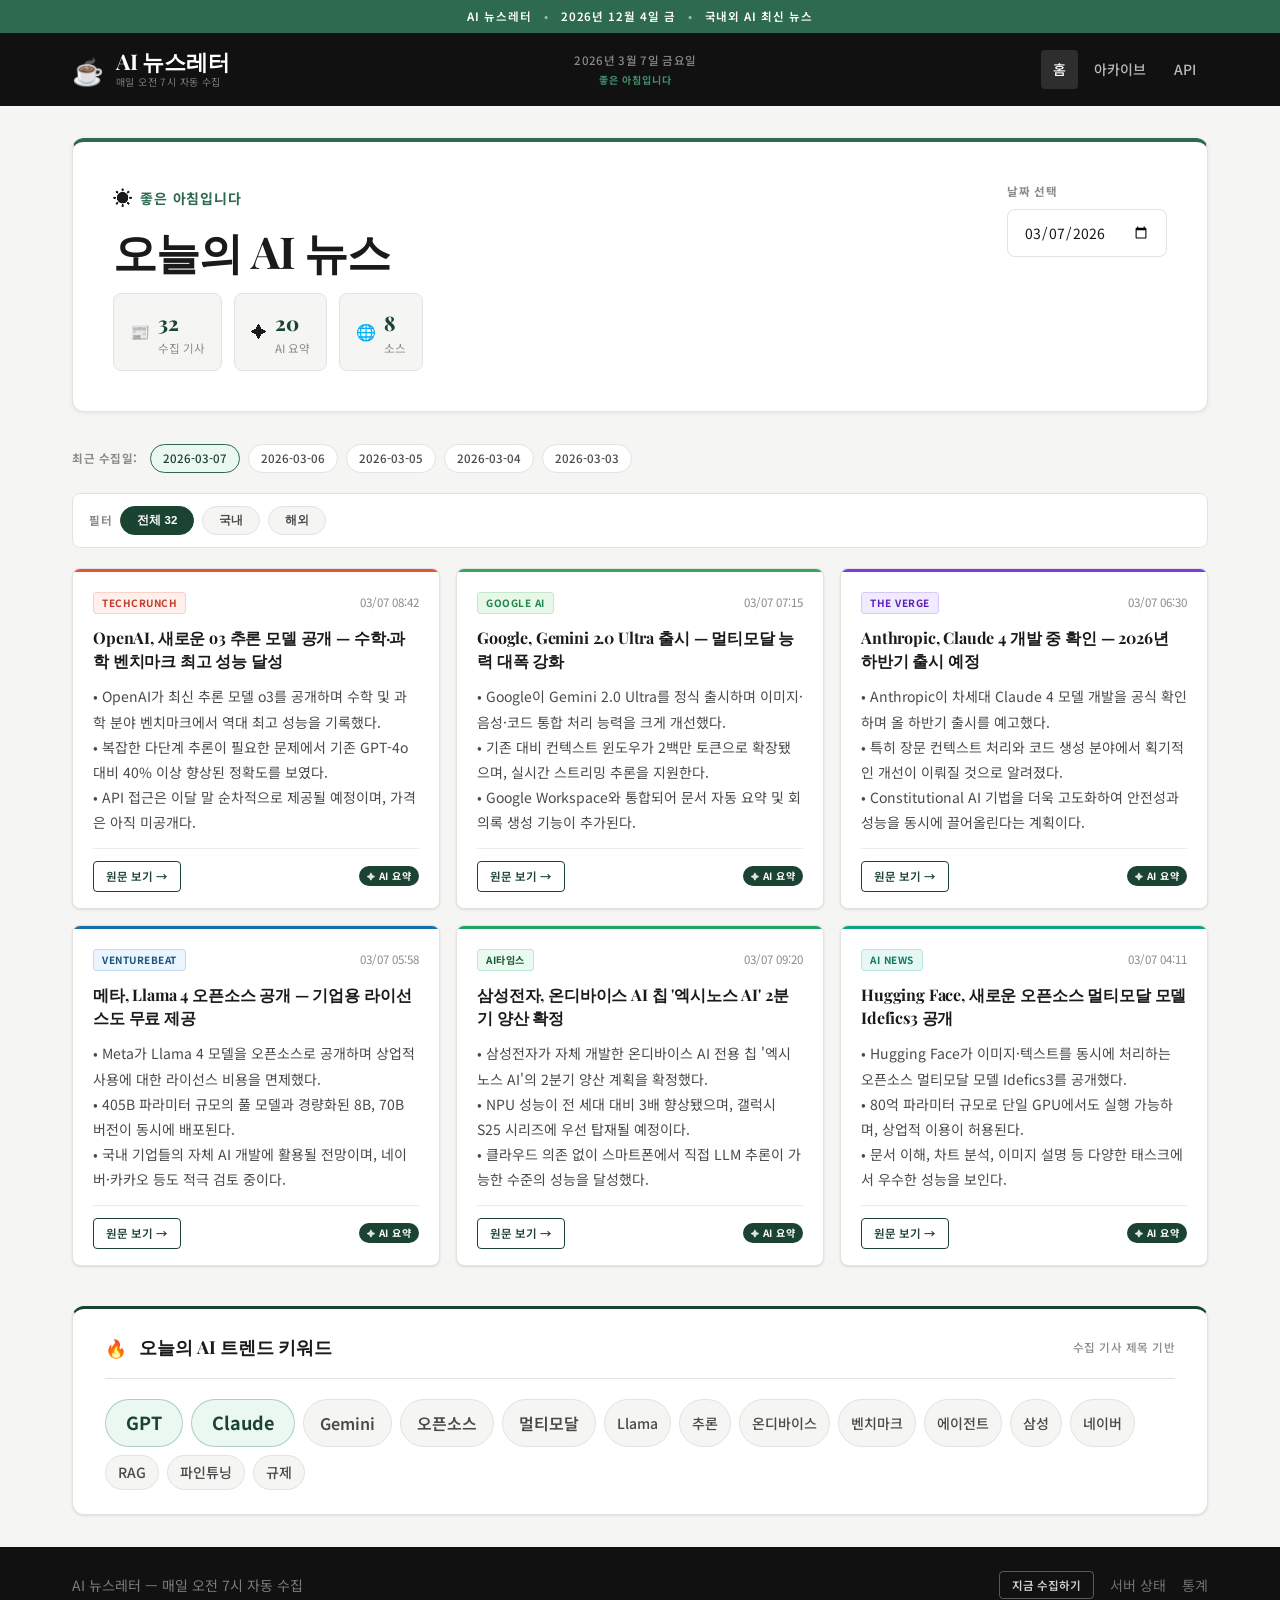
<file: Newsletter_AI.html>
<!DOCTYPE html>
<html lang="ko">
<head>
    <meta charset="UTF-8">
    <meta name="viewport" content="width=device-width, initial-scale=1.0">
    <title>AI 뉴스레터 — 오늘의 AI 뉴스 (Morning Brew 스타일 프리뷰)</title>
    <link rel="preconnect" href="https://fonts.googleapis.com">
    <link rel="preconnect" href="https://fonts.gstatic.com" crossorigin>
    <link href="https://fonts.googleapis.com/css2?family=Noto+Sans+KR:wght@300;400;500;600;700&family=Inter:wght@300;400;500;600;700&family=Playfair+Display:wght@700;800&display=swap" rel="stylesheet">
    <style>
:root {
    --color-bg:           #f5f5f3;
    --color-surface:      #ffffff;
    --color-surface-alt:  #f9f9f7;
    --color-border:       #e2e2de;
    --color-border-light: #ebebeb;
    --color-primary:      #2d6a4f;
    --color-primary-dark: #1b4332;
    --color-primary-light:#40916c;
    --color-primary-bg:   #ebf7f1;
    --color-text:         #1a1a1a;
    --color-text-sub:     #4a4a4a;
    --color-text-muted:   #8a8a8a;
    --color-header-bg:    #111111;
    --color-edition-bg:   #2d6a4f;
    --src-techcrunch:   #e8523a;
    --src-venturebeat:  #1a6faa;
    --src-verge:        #7c3aed;
    --src-google:       #34a853;
    --src-aitimes:      #1da462;
    --src-openai:       #10a37f;
    --src-anthropic:    #c96442;
    --src-default:      #2d6a4f;
    --font-sans:    'Noto Sans KR', 'Inter', -apple-system, sans-serif;
    --font-serif:   'Playfair Display', 'Georgia', serif;
    --font-size-xs: 0.72rem;
    --font-size-sm: 0.875rem;
    --font-size-md: 1rem;
    --font-size-lg: 1.125rem;
    --font-size-xl: 1.25rem;
    --font-size-2xl:1.5rem;
    --font-size-3xl:2rem;
    --font-size-4xl:2.75rem;
    --space-1: 0.25rem; --space-2: 0.5rem; --space-3: 0.75rem;
    --space-4: 1rem; --space-5: 1.25rem; --space-6: 1.5rem;
    --space-8: 2rem; --space-10: 2.5rem; --space-12: 3rem;
    --radius-sm: 4px; --radius-md: 8px; --radius-lg: 12px; --radius-full: 9999px;
    --shadow-paper: 0 1px 3px rgba(0,0,0,0.07), 0 1px 2px rgba(0,0,0,0.04);
    --shadow-sm:    0 1px 4px rgba(0,0,0,0.08);
    --shadow-md:    0 4px 16px rgba(0,0,0,0.10);
    --shadow-hover: 0 10px 32px rgba(0,0,0,0.15);
    --transition:      all 0.2s ease;
    --transition-slow: all 0.32s ease;
}

*, *::before, *::after { box-sizing: border-box; margin: 0; padding: 0; }
html { font-size: 16px; scroll-behavior: smooth; }
body {
    font-family: var(--font-sans);
    font-size: var(--font-size-md);
    color: var(--color-text);
    background-color: var(--color-bg);
    line-height: 1.65;
    min-height: 100vh;
    display: flex;
    flex-direction: column;
}
a { color: var(--color-primary); text-decoration: none; transition: var(--transition); }
a:hover { color: var(--color-primary-dark); }

.container { width: 100%; max-width: 1200px; margin: 0 auto; padding: 0 2rem; }

/* ── 에디션 바 ── */
.edition-bar {
    background: var(--color-edition-bg);
    color: #fff;
    padding: 7px 1rem;
    font-size: var(--font-size-xs);
    font-weight: 600;
    letter-spacing: 0.08em;
    text-transform: uppercase;
    text-align: center;
}
.edition-bar-inner { display: flex; align-items: center; justify-content: center; gap: 0.75rem; }
.edition-sep { opacity: 0.5; }

/* ── 헤더 ── */
.site-header {
    background: var(--color-header-bg);
    position: sticky;
    top: 0;
    z-index: 100;
}
.header-inner {
    display: flex;
    align-items: center;
    justify-content: space-between;
    gap: 1rem;
    padding: 1rem 0;
}
.header-dateline { display: flex; flex-direction: column; align-items: center; gap: 2px; }
.header-date { font-size: var(--font-size-xs); font-weight: 500; color: rgba(255,255,255,0.5); letter-spacing: 0.03em; }
.header-greeting { font-size: 10px; color: var(--color-primary-light); font-weight: 700; letter-spacing: 0.08em; text-transform: uppercase; }

.logo { display: flex; align-items: center; gap: 0.75rem; color: #fff; }
.logo:hover { color: #fff; opacity: 0.88; }
.logo-icon { font-size: 1.6rem; line-height: 1; }
.logo-text { display: flex; flex-direction: column; }
.logo-title { font-family: var(--font-serif); font-size: 1.35rem; font-weight: 700; color: #fff; line-height: 1.15; letter-spacing: -0.01em; }
.logo-subtitle { font-size: 10px; color: rgba(255,255,255,0.45); font-weight: 400; letter-spacing: 0.04em; text-transform: uppercase; }

.header-nav { display: flex; gap: 0.25rem; align-items: center; }
.nav-link { padding: 0.5rem 0.75rem; border-radius: var(--radius-sm); font-size: var(--font-size-sm); font-weight: 500; color: rgba(255,255,255,0.7); transition: var(--transition); }
.nav-link:hover { color: #fff; background: rgba(255,255,255,0.1); }
.nav-link.active { color: #fff; background: rgba(255,255,255,0.12); }

/* ── 메인 ── */
.site-main { flex: 1; padding: 2rem 0; }

/* ── 히어로 ── */
.page-hero {
    display: flex;
    align-items: flex-start;
    justify-content: space-between;
    gap: 1.5rem;
    margin-bottom: 2rem;
    padding: 2.5rem;
    background: var(--color-surface);
    border: 1px solid var(--color-border);
    border-radius: var(--radius-lg);
    border-top: 4px solid var(--color-primary);
    box-shadow: var(--shadow-sm);
}
.hero-content { flex: 1; min-width: 0; }
.hero-greeting { display: flex; align-items: center; gap: 0.5rem; margin-bottom: 0.75rem; }
.hero-weather-emoji { font-size: 1.2rem; }
.hero-greeting-text { font-size: var(--font-size-sm); font-weight: 700; color: var(--color-primary); letter-spacing: 0.06em; text-transform: uppercase; }
.hero-title { font-family: var(--font-serif); font-size: var(--font-size-4xl); font-weight: 700; color: var(--color-text); line-height: 1.15; letter-spacing: -0.02em; margin-bottom: 1rem; }
.hero-stats { display: flex; gap: 0.75rem; flex-wrap: wrap; }
.stat-item { display: flex; align-items: center; gap: 0.5rem; background: var(--color-bg); border: 1px solid var(--color-border); border-radius: var(--radius-md); padding: 0.75rem 1rem; }
.stat-icon { font-size: 1rem; }
.stat-value { font-size: var(--font-size-xl); font-weight: 800; color: var(--color-primary-dark); font-family: var(--font-serif); }
.stat-label { font-size: var(--font-size-xs); color: var(--color-text-muted); }

.date-picker-wrapper { display: flex; flex-direction: column; gap: 0.5rem; min-width: 160px; flex-shrink: 0; }
.date-label { font-size: var(--font-size-xs); font-weight: 700; color: var(--color-text-muted); text-transform: uppercase; letter-spacing: 0.06em; }
.date-picker { padding: 0.75rem 1rem; border: 1.5px solid var(--color-border); border-radius: var(--radius-md); font-family: var(--font-sans); font-size: var(--font-size-sm); color: var(--color-text); background: var(--color-surface); cursor: pointer; outline: none; }

/* ── 날짜 칩 ── */
.date-nav { display: flex; align-items: center; gap: 0.75rem; margin-bottom: 1.25rem; flex-wrap: wrap; }
.date-nav-label { font-size: var(--font-size-xs); color: var(--color-text-muted); font-weight: 700; letter-spacing: 0.05em; text-transform: uppercase; white-space: nowrap; }
.date-chips { display: flex; gap: 0.5rem; flex-wrap: wrap; }
.date-chip { padding: 0.25rem 0.75rem; border: 1.5px solid var(--color-border); border-radius: var(--radius-full); font-size: var(--font-size-xs); font-weight: 500; color: var(--color-text-sub); background: var(--color-surface); }
.date-chip.active { border-color: var(--color-primary); color: var(--color-primary-dark); background: var(--color-primary-bg); }

/* ── 필터 바 ── */
.filter-bar {
    display: flex; align-items: center; gap: 0.5rem; margin-bottom: 1.25rem; flex-wrap: wrap;
    padding: 0.75rem 1rem; background: var(--color-surface); border: 1px solid var(--color-border); border-radius: var(--radius-md);
}
.filter-label { font-size: var(--font-size-xs); font-weight: 700; color: var(--color-text-muted); text-transform: uppercase; letter-spacing: 0.06em; white-space: nowrap; }
.filter-btn { padding: 6px 1rem; border: 1.5px solid var(--color-border); border-radius: var(--radius-full); font-size: var(--font-size-xs); font-weight: 600; color: var(--color-text-sub); background: var(--color-bg); cursor: pointer; transition: var(--transition); }
.filter-btn.active { background: var(--color-primary-dark); border-color: var(--color-primary-dark); color: white; }

/* ── 뉴스 그리드 ── */
.news-grid { display: grid; grid-template-columns: repeat(3, 1fr); gap: 1rem; }

/* ── 뉴스 카드 ── */
.news-card {
    background: var(--color-surface); border: 1px solid var(--color-border); border-radius: var(--radius-md);
    box-shadow: var(--shadow-paper); display: flex; flex-direction: column; transition: var(--transition-slow); overflow: hidden;
}
.news-card:hover { box-shadow: var(--shadow-hover); transform: translateY(-3px); }

.card-colorbar { height: 3px; width: 100%; background: var(--src-default); flex-shrink: 0; }
.card-colorbar.src-techcrunch  { background: var(--src-techcrunch); }
.card-colorbar.src-venturebeat { background: var(--src-venturebeat); }
.card-colorbar.src-verge       { background: var(--src-verge); }
.card-colorbar.src-google      { background: var(--src-google); }
.card-colorbar.src-aitimes     { background: var(--src-aitimes); }
.card-colorbar.src-openai      { background: var(--src-openai); }

.card-body { padding: 1.25rem 1.25rem 1rem; display: flex; flex-direction: column; gap: 0.75rem; flex: 1; }
.card-header { display: flex; align-items: center; justify-content: space-between; gap: 0.5rem; }
.card-time { font-size: var(--font-size-xs); color: var(--color-text-muted); white-space: nowrap; flex-shrink: 0; }
.card-title { font-family: var(--font-serif); font-size: var(--font-size-md); font-weight: 700; line-height: 1.45; color: var(--color-text); letter-spacing: -0.01em; }
.card-title a { color: inherit; display: -webkit-box; -webkit-line-clamp: 3; -webkit-box-orient: vertical; overflow: hidden; }
.card-title a:hover { color: var(--color-primary); }
.card-summary { flex: 1; }
.summary-text { font-size: var(--font-size-sm); color: var(--color-text-sub); line-height: 1.8; }
.summary-empty { font-size: var(--font-size-sm); color: var(--color-text-muted); font-style: italic; }
.card-footer { display: flex; align-items: center; justify-content: space-between; gap: 0.5rem; padding-top: 0.75rem; border-top: 1px solid var(--color-border-light); margin-top: auto; }

/* ── 소스 뱃지 ── */
.source-badge { display: inline-flex; align-items: center; padding: 2px 0.5rem; border-radius: var(--radius-sm); font-size: 10px; font-weight: 700; letter-spacing: 0.05em; text-transform: uppercase; background: var(--color-primary-bg); color: var(--color-primary-dark); border: 1px solid rgba(45,106,79,0.2); max-width: 160px; overflow: hidden; text-overflow: ellipsis; white-space: nowrap; }
.source-badge.src-techcrunch  { background: #fff0eb; color: #c0392b; border-color: rgba(232,82,58,0.2); }
.source-badge.src-venturebeat { background: #ebf5ff; color: #1a5276; border-color: rgba(26,111,170,0.2); }
.source-badge.src-verge       { background: #f0ebff; color: #5b21b6; border-color: rgba(124,58,237,0.2); }
.source-badge.src-google      { background: #e8f8e8; color: #1e8449; border-color: rgba(52,168,83,0.2); }
.source-badge.src-aitimes     { background: #eafaf1; color: #1a5632; border-color: rgba(29,164,98,0.2); }
.source-badge.src-openai      { background: #e6f7f4; color: #0d7a5f; border-color: rgba(16,163,127,0.2); }

/* ── AI 뱃지 ── */
.ai-badge { display: inline-flex; align-items: center; gap: 3px; padding: 2px 0.5rem; border-radius: var(--radius-full); font-size: 10px; font-weight: 700; background: var(--color-primary-dark); color: white; letter-spacing: 0.05em; text-transform: uppercase; }
.ai-badge::before { content: '✦'; font-size: 8px; opacity: 0.85; }

/* ── 버튼 ── */
.btn { display: inline-flex; align-items: center; justify-content: center; gap: 0.5rem; padding: 0.5rem 1rem; border-radius: var(--radius-sm); font-family: var(--font-sans); font-size: var(--font-size-sm); font-weight: 600; cursor: pointer; transition: var(--transition); border: 1.5px solid transparent; text-decoration: none; white-space: nowrap; }
.btn-primary { background: var(--color-primary-dark); color: white; border-color: var(--color-primary-dark); }
.btn-primary:hover { background: #152d23; color: white; box-shadow: 0 4px 14px rgba(27,67,50,0.35); }
.btn-outline { background: transparent; color: var(--color-primary-dark); border-color: var(--color-primary-dark); }
.btn-outline:hover { background: var(--color-primary-bg); }
.btn-sm { padding: 5px 0.75rem; font-size: var(--font-size-xs); }

/* ── 키워드 섹션 ── */
.keywords-section { margin-top: 2.5rem; padding: 1.5rem 2rem; background: var(--color-surface); border: 1px solid var(--color-border); border-top: 3px solid var(--color-primary-dark); border-radius: var(--radius-lg); box-shadow: var(--shadow-paper); }
.keywords-header { display: flex; align-items: center; gap: 0.75rem; margin-bottom: 1.25rem; padding-bottom: 1rem; border-bottom: 1px solid var(--color-border); }
.keywords-icon { font-size: 1.1rem; }
.keywords-title { font-family: var(--font-serif); font-size: var(--font-size-lg); font-weight: 700; color: var(--color-text); }
.keywords-subtitle { font-size: var(--font-size-xs); color: var(--color-text-muted); margin-left: auto; font-weight: 500; text-transform: uppercase; letter-spacing: 0.04em; }
.keyword-tags { display: flex; flex-wrap: wrap; gap: 0.5rem; }
.keyword-tag { display: inline-flex; align-items: center; padding: 5px 0.75rem; background: var(--color-bg); border: 1.5px solid var(--color-border); border-radius: var(--radius-full); font-size: var(--font-size-sm); font-weight: 500; color: var(--color-text-sub); cursor: default; transition: var(--transition); }
.keyword-tag:hover { background: var(--color-primary-dark); color: white; border-color: var(--color-primary-dark); transform: translateY(-1px); }
.keyword-tag.kw-lg { font-size: var(--font-size-md); font-weight: 600; padding: 0.5rem 1rem; }
.keyword-tag.kw-xl { font-size: var(--font-size-lg); font-weight: 700; padding: 0.5rem 1.25rem; background: var(--color-primary-bg); border-color: rgba(45,106,79,0.3); color: var(--color-primary-dark); }

/* ── 푸터 ── */
.site-footer { background: var(--color-header-bg); padding: 1.5rem 0; margin-top: auto; }
.footer-inner { display: flex; align-items: center; justify-content: space-between; gap: 1rem; flex-wrap: wrap; }
.footer-text { font-size: var(--font-size-sm); color: rgba(255,255,255,0.45); }
.footer-actions { display: flex; align-items: center; gap: 1rem; }
.footer-link { font-size: var(--font-size-sm); color: rgba(255,255,255,0.4); }
.footer-link:hover { color: rgba(255,255,255,0.8); }
.site-footer .btn-outline { color: rgba(255,255,255,0.8); border-color: rgba(255,255,255,0.3); }
.site-footer .btn-outline:hover { background: rgba(255,255,255,0.1); border-color: rgba(255,255,255,0.55); color: #fff; }
    </style>
</head>
<body>

<!-- 에디션 바 -->
<div class="edition-bar">
    <div class="edition-bar-inner">
        <span>AI 뉴스레터</span>
        <span class="edition-sep">•</span>
        <span id="editionDate">2026년 3월 7일 (금)</span>
        <span class="edition-sep">•</span>
        <span>국내외 AI 최신 뉴스</span>
    </div>
</div>

<!-- 헤더 -->
<header class="site-header">
    <div class="container">
        <div class="header-inner">
            <a href="#" class="logo">
                <span class="logo-icon">☕</span>
                <div class="logo-text">
                    <span class="logo-title">AI 뉴스레터</span>
                    <span class="logo-subtitle">매일 오전 7시 자동 수집</span>
                </div>
            </a>
            <div class="header-dateline">
                <span class="header-date">2026년 3월 7일 금요일</span>
                <span class="header-greeting">좋은 아침입니다</span>
            </div>
            <nav class="header-nav">
                <a href="#" class="nav-link active">홈</a>
                <a href="#" class="nav-link">아카이브</a>
                <a href="#" class="nav-link">API</a>
            </nav>
        </div>
    </div>
</header>

<!-- 메인 -->
<main class="site-main">
    <div class="container">

        <!-- 히어로 -->
        <section class="page-hero">
            <div class="hero-content">
                <div class="hero-greeting">
                    <span class="hero-weather-emoji">☀️</span>
                    <span class="hero-greeting-text">좋은 아침입니다</span>
                </div>
                <h1 class="hero-title">오늘의 AI 뉴스</h1>
                <div class="hero-stats">
                    <div class="stat-item">
                        <span class="stat-icon">📰</span>
                        <div>
                            <div class="stat-value">32</div>
                            <div class="stat-label">수집 기사</div>
                        </div>
                    </div>
                    <div class="stat-item">
                        <span class="stat-icon">✦</span>
                        <div>
                            <div class="stat-value">20</div>
                            <div class="stat-label">AI 요약</div>
                        </div>
                    </div>
                    <div class="stat-item">
                        <span class="stat-icon">🌐</span>
                        <div>
                            <div class="stat-value">8</div>
                            <div class="stat-label">소스</div>
                        </div>
                    </div>
                </div>
            </div>
            <div class="date-picker-wrapper">
                <label class="date-label">날짜 선택</label>
                <input type="date" class="date-picker" value="2026-03-07">
            </div>
        </section>

        <!-- 날짜 칩 -->
        <nav class="date-nav">
            <span class="date-nav-label">최근 수집일:</span>
            <div class="date-chips">
                <a href="#" class="date-chip active">2026-03-07</a>
                <a href="#" class="date-chip">2026-03-06</a>
                <a href="#" class="date-chip">2026-03-05</a>
                <a href="#" class="date-chip">2026-03-04</a>
                <a href="#" class="date-chip">2026-03-03</a>
            </div>
        </nav>

        <!-- 필터 바 -->
        <div class="filter-bar">
            <span class="filter-label">필터</span>
            <button class="filter-btn active">전체 32</button>
            <button class="filter-btn">국내</button>
            <button class="filter-btn">해외</button>
        </div>

        <!-- 뉴스 그리드 -->
        <section class="news-grid">

            <!-- 카드 1 -->
            <article class="news-card">
                <div class="card-colorbar src-techcrunch"></div>
                <div class="card-body">
                    <div class="card-header">
                        <span class="source-badge src-techcrunch">TechCrunch</span>
                        <time class="card-time">03/07 08:42</time>
                    </div>
                    <h2 class="card-title">
                        <a href="#">OpenAI, 새로운 o3 추론 모델 공개 — 수학·과학 벤치마크 최고 성능 달성</a>
                    </h2>
                    <div class="card-summary">
                        <p class="summary-text">• OpenAI가 최신 추론 모델 o3를 공개하며 수학 및 과학 분야 벤치마크에서 역대 최고 성능을 기록했다.<br>• 복잡한 다단계 추론이 필요한 문제에서 기존 GPT-4o 대비 40% 이상 향상된 정확도를 보였다.<br>• API 접근은 이달 말 순차적으로 제공될 예정이며, 가격은 아직 미공개다.</p>
                    </div>
                    <div class="card-footer">
                        <a href="#" class="btn btn-outline btn-sm">원문 보기 →</a>
                        <span class="ai-badge">AI 요약</span>
                    </div>
                </div>
            </article>

            <!-- 카드 2 -->
            <article class="news-card">
                <div class="card-colorbar src-google"></div>
                <div class="card-body">
                    <div class="card-header">
                        <span class="source-badge src-google">Google AI</span>
                        <time class="card-time">03/07 07:15</time>
                    </div>
                    <h2 class="card-title">
                        <a href="#">Google, Gemini 2.0 Ultra 출시 — 멀티모달 능력 대폭 강화</a>
                    </h2>
                    <div class="card-summary">
                        <p class="summary-text">• Google이 Gemini 2.0 Ultra를 정식 출시하며 이미지·음성·코드 통합 처리 능력을 크게 개선했다.<br>• 기존 대비 컨텍스트 윈도우가 2백만 토큰으로 확장됐으며, 실시간 스트리밍 추론을 지원한다.<br>• Google Workspace와 통합되어 문서 자동 요약 및 회의록 생성 기능이 추가된다.</p>
                    </div>
                    <div class="card-footer">
                        <a href="#" class="btn btn-outline btn-sm">원문 보기 →</a>
                        <span class="ai-badge">AI 요약</span>
                    </div>
                </div>
            </article>

            <!-- 카드 3 -->
            <article class="news-card">
                <div class="card-colorbar src-verge"></div>
                <div class="card-body">
                    <div class="card-header">
                        <span class="source-badge src-verge">The Verge</span>
                        <time class="card-time">03/07 06:30</time>
                    </div>
                    <h2 class="card-title">
                        <a href="#">Anthropic, Claude 4 개발 중 확인 — 2026년 하반기 출시 예정</a>
                    </h2>
                    <div class="card-summary">
                        <p class="summary-text">• Anthropic이 차세대 Claude 4 모델 개발을 공식 확인하며 올 하반기 출시를 예고했다.<br>• 특히 장문 컨텍스트 처리와 코드 생성 분야에서 획기적인 개선이 이뤄질 것으로 알려졌다.<br>• Constitutional AI 기법을 더욱 고도화하여 안전성과 성능을 동시에 끌어올린다는 계획이다.</p>
                    </div>
                    <div class="card-footer">
                        <a href="#" class="btn btn-outline btn-sm">원문 보기 →</a>
                        <span class="ai-badge">AI 요약</span>
                    </div>
                </div>
            </article>

            <!-- 카드 4 -->
            <article class="news-card">
                <div class="card-colorbar src-venturebeat"></div>
                <div class="card-body">
                    <div class="card-header">
                        <span class="source-badge src-venturebeat">VentureBeat</span>
                        <time class="card-time">03/07 05:58</time>
                    </div>
                    <h2 class="card-title">
                        <a href="#">메타, Llama 4 오픈소스 공개 — 기업용 라이선스도 무료 제공</a>
                    </h2>
                    <div class="card-summary">
                        <p class="summary-text">• Meta가 Llama 4 모델을 오픈소스로 공개하며 상업적 사용에 대한 라이선스 비용을 면제했다.<br>• 405B 파라미터 규모의 풀 모델과 경량화된 8B, 70B 버전이 동시에 배포된다.<br>• 국내 기업들의 자체 AI 개발에 활용될 전망이며, 네이버·카카오 등도 적극 검토 중이다.</p>
                    </div>
                    <div class="card-footer">
                        <a href="#" class="btn btn-outline btn-sm">원문 보기 →</a>
                        <span class="ai-badge">AI 요약</span>
                    </div>
                </div>
            </article>

            <!-- 카드 5 -->
            <article class="news-card">
                <div class="card-colorbar src-aitimes"></div>
                <div class="card-body">
                    <div class="card-header">
                        <span class="source-badge src-aitimes">AI타임스</span>
                        <time class="card-time">03/07 09:20</time>
                    </div>
                    <h2 class="card-title">
                        <a href="#">삼성전자, 온디바이스 AI 칩 '엑시노스 AI' 2분기 양산 확정</a>
                    </h2>
                    <div class="card-summary">
                        <p class="summary-text">• 삼성전자가 자체 개발한 온디바이스 AI 전용 칩 '엑시노스 AI'의 2분기 양산 계획을 확정했다.<br>• NPU 성능이 전 세대 대비 3배 향상됐으며, 갤럭시 S25 시리즈에 우선 탑재될 예정이다.<br>• 클라우드 의존 없이 스마트폰에서 직접 LLM 추론이 가능한 수준의 성능을 달성했다.</p>
                    </div>
                    <div class="card-footer">
                        <a href="#" class="btn btn-outline btn-sm">원문 보기 →</a>
                        <span class="ai-badge">AI 요약</span>
                    </div>
                </div>
            </article>

            <!-- 카드 6 — 요약 없음 -->
            <article class="news-card">
                <div class="card-colorbar src-openai"></div>
                <div class="card-body">
                    <div class="card-header">
                        <span class="source-badge src-openai">AI News</span>
                        <time class="card-time">03/07 04:11</time>
                    </div>
                    <h2 class="card-title">
                        <a href="#">Hugging Face, 새로운 오픈소스 멀티모달 모델 Idefics3 공개</a>
                    </h2>
                    <div class="card-summary">
                        <p class="summary-text">• Hugging Face가 이미지·텍스트를 동시에 처리하는 오픈소스 멀티모달 모델 Idefics3를 공개했다.<br>• 80억 파라미터 규모로 단일 GPU에서도 실행 가능하며, 상업적 이용이 허용된다.<br>• 문서 이해, 차트 분석, 이미지 설명 등 다양한 태스크에서 우수한 성능을 보인다.</p>
                    </div>
                    <div class="card-footer">
                        <a href="#" class="btn btn-outline btn-sm">원문 보기 →</a>
                        <span class="ai-badge">AI 요약</span>
                    </div>
                </div>
            </article>

        </section>

        <!-- 키워드 트렌드 -->
        <section class="keywords-section">
            <div class="keywords-header">
                <span class="keywords-icon">🔥</span>
                <h2 class="keywords-title">오늘의 AI 트렌드 키워드</h2>
                <span class="keywords-subtitle">수집 기사 제목 기반</span>
            </div>
            <div class="keyword-tags">
                <span class="keyword-tag kw-xl">GPT</span>
                <span class="keyword-tag kw-xl">Claude</span>
                <span class="keyword-tag kw-lg">Gemini</span>
                <span class="keyword-tag kw-lg">오픈소스</span>
                <span class="keyword-tag kw-lg">멀티모달</span>
                <span class="keyword-tag">Llama</span>
                <span class="keyword-tag">추론</span>
                <span class="keyword-tag">온디바이스</span>
                <span class="keyword-tag">벤치마크</span>
                <span class="keyword-tag">에이전트</span>
                <span class="keyword-tag">삼성</span>
                <span class="keyword-tag">네이버</span>
                <span class="keyword-tag">RAG</span>
                <span class="keyword-tag">파인튜닝</span>
                <span class="keyword-tag">규제</span>
            </div>
        </section>

    </div>
</main>

<!-- 푸터 -->
<footer class="site-footer">
    <div class="container">
        <div class="footer-inner">
            <p class="footer-text">AI 뉴스레터 &mdash; 매일 오전 7시 자동 수집</p>
            <div class="footer-actions">
                <button class="btn btn-outline btn-sm">지금 수집하기</button>
                <a href="#" class="footer-link">서버 상태</a>
                <a href="#" class="footer-link">통계</a>
            </div>
        </div>
    </div>
</footer>

<script>
    var editionEl = document.getElementById('editionDate');
    if (editionEl) {
        var now = new Date();
        editionEl.textContent = now.toLocaleDateString('ko-KR', { year: 'numeric', month: 'long', day: 'numeric', weekday: 'short' });
    }
    document.querySelectorAll('.filter-btn').forEach(function(btn) {
        btn.addEventListener('click', function() {
            document.querySelectorAll('.filter-btn').forEach(function(b) { b.classList.remove('active'); });
            btn.classList.add('active');
        });
    });
</script>
</body>
</html>
</file>
